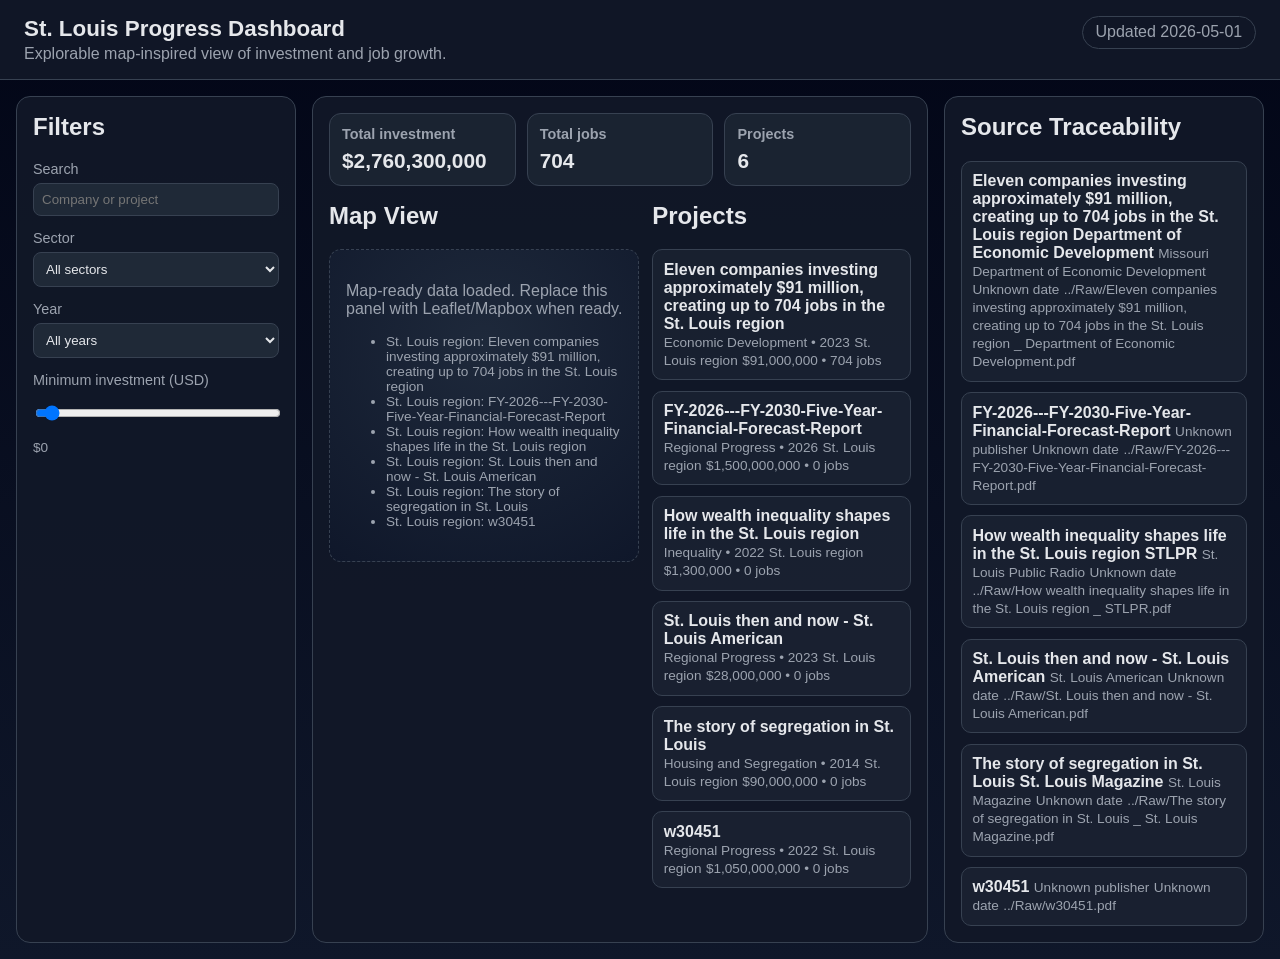
<file: dashboard/index.html>
<!DOCTYPE html>
<html lang="en">
<head>
  <meta charset="UTF-8">
  <meta name="viewport" content="width=device-width, initial-scale=1.0">
  <title>STL Progress Dashboard</title>
  <link rel="stylesheet" href="./styles.css">
</head>
<body>
  <header class="topbar">
    <div>
      <h1>St. Louis Progress Dashboard</h1>
      <p>Explorable map-inspired view of investment and job growth.</p>
    </div>
    <div class="topbar-actions">
      <span id="lastUpdated" class="pill"></span>
    </div>
  </header>

  <main class="layout">
    <aside class="panel controls">
      <h2>Filters</h2>

      <label for="searchInput">Search</label>
      <input id="searchInput" type="text" placeholder="Company or project">

      <label for="sectorFilter">Sector</label>
      <select id="sectorFilter">
        <option value="all">All sectors</option>
      </select>

      <label for="yearFilter">Year</label>
      <select id="yearFilter">
        <option value="all">All years</option>
      </select>

      <label for="minInvestment">Minimum investment (USD)</label>
      <input id="minInvestment" type="range" min="0" max="100000000" step="1000000" value="0">
      <div id="minInvestmentLabel" class="hint">$0</div>
    </aside>

    <section class="panel main-panel">
      <div class="kpis">
        <article class="kpi">
          <h3>Total investment</h3>
          <p id="kpiInvestment">$0</p>
        </article>
        <article class="kpi">
          <h3>Total jobs</h3>
          <p id="kpiJobs">0</p>
        </article>
        <article class="kpi">
          <h3>Projects</h3>
          <p id="kpiProjects">0</p>
        </article>
      </div>

      <div class="map-results">
        <section class="map-card">
          <h2>Map View</h2>
          <div id="map" class="fake-map" aria-label="Map placeholder">
            <p>Map-ready data loaded. Replace this panel with Leaflet/Mapbox when ready.</p>
            <ul id="mapLegend"></ul>
          </div>
        </section>

        <section class="results-card">
          <h2>Projects</h2>
          <ul id="projectList" class="project-list"></ul>
        </section>
      </div>
    </section>

    <aside class="panel sources">
      <h2>Source Traceability</h2>
      <ul id="sourceList" class="source-list"></ul>
    </aside>
  </main>

  <script src="./app.js"></script>
</body>
</html>
</file>
<file: dashboard/styles.css>
:root {
  --bg: #0f172a;
  --panel: #111827;
  --panel-light: #1f2937;
  --text: #e5e7eb;
  --muted: #9ca3af;
  --accent: #22c55e;
  --border: #374151;
}

* {
  box-sizing: border-box;
}

body {
  margin: 0;
  font-family: "Segoe UI", Tahoma, Geneva, Verdana, sans-serif;
  background: linear-gradient(180deg, #020617, #0f172a);
  color: var(--text);
}

.topbar {
  display: flex;
  justify-content: space-between;
  gap: 1rem;
  padding: 1rem 1.5rem;
  border-bottom: 1px solid var(--border);
  background: rgba(17, 24, 39, 0.95);
  position: sticky;
  top: 0;
  z-index: 10;
}

.topbar h1 {
  margin: 0;
  font-size: 1.4rem;
}

.topbar p {
  margin: 0.2rem 0 0;
  color: var(--muted);
}

.pill {
  display: inline-block;
  border: 1px solid var(--border);
  border-radius: 999px;
  padding: 0.4rem 0.8rem;
  color: var(--muted);
}

.layout {
  display: grid;
  grid-template-columns: 280px 1fr 320px;
  gap: 1rem;
  padding: 1rem;
}

.panel {
  background: rgba(17, 24, 39, 0.95);
  border: 1px solid var(--border);
  border-radius: 14px;
  padding: 1rem;
}

.controls label {
  display: block;
  margin: 0.9rem 0 0.35rem;
  color: var(--muted);
  font-size: 0.9rem;
}

input,
select {
  width: 100%;
  border: 1px solid var(--border);
  background: var(--panel-light);
  color: var(--text);
  border-radius: 8px;
  padding: 0.5rem;
}

.hint {
  margin-top: 0.4rem;
  color: var(--muted);
  font-size: 0.85rem;
}

.kpis {
  display: grid;
  grid-template-columns: repeat(3, minmax(100px, 1fr));
  gap: 0.7rem;
}

.kpi {
  border: 1px solid var(--border);
  border-radius: 12px;
  padding: 0.75rem;
  background: rgba(31, 41, 55, 0.7);
}

.kpi h3 {
  margin: 0;
  color: var(--muted);
  font-size: 0.9rem;
}

.kpi p {
  margin: 0.4rem 0 0;
  font-size: 1.3rem;
  font-weight: 600;
}

.map-results {
  margin-top: 1rem;
  display: grid;
  grid-template-columns: 1.2fr 1fr;
  gap: 0.8rem;
}

.map-card h2,
.results-card h2,
.sources h2,
.controls h2 {
  margin-top: 0;
}

.fake-map {
  border: 1px dashed var(--border);
  border-radius: 12px;
  min-height: 280px;
  padding: 1rem;
  color: var(--muted);
  background: radial-gradient(circle at 50% 30%, #1e293b, #0f172a);
}

.project-list,
.source-list {
  list-style: none;
  margin: 0;
  padding: 0;
  display: grid;
  gap: 0.65rem;
}

.project-item,
.source-item {
  border: 1px solid var(--border);
  border-radius: 10px;
  padding: 0.65rem;
  background: rgba(31, 41, 55, 0.55);
}

.project-item strong {
  display: block;
}

.meta {
  color: var(--muted);
  font-size: 0.85rem;
}

.empty {
  color: var(--muted);
}

@media (max-width: 1100px) {
  .layout {
    grid-template-columns: 1fr;
  }

  .map-results {
    grid-template-columns: 1fr;
  }
}
</file>
